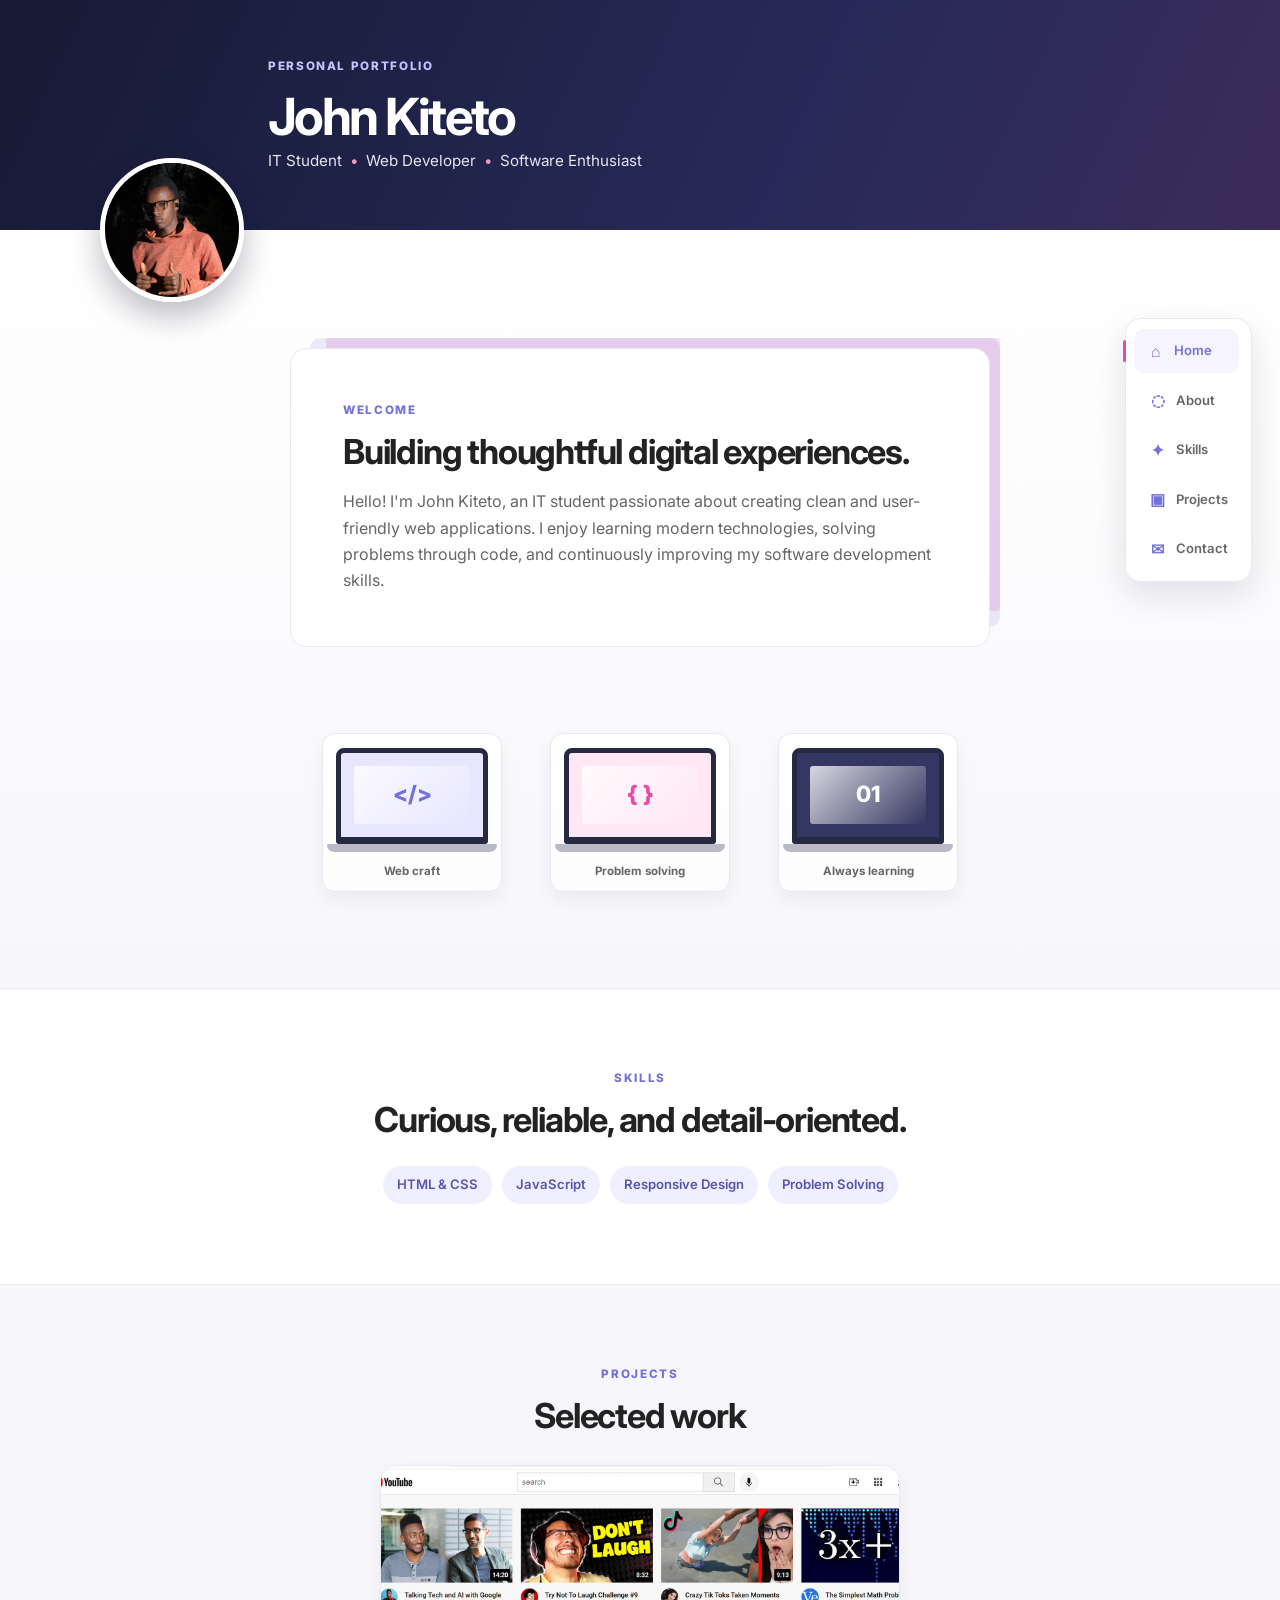
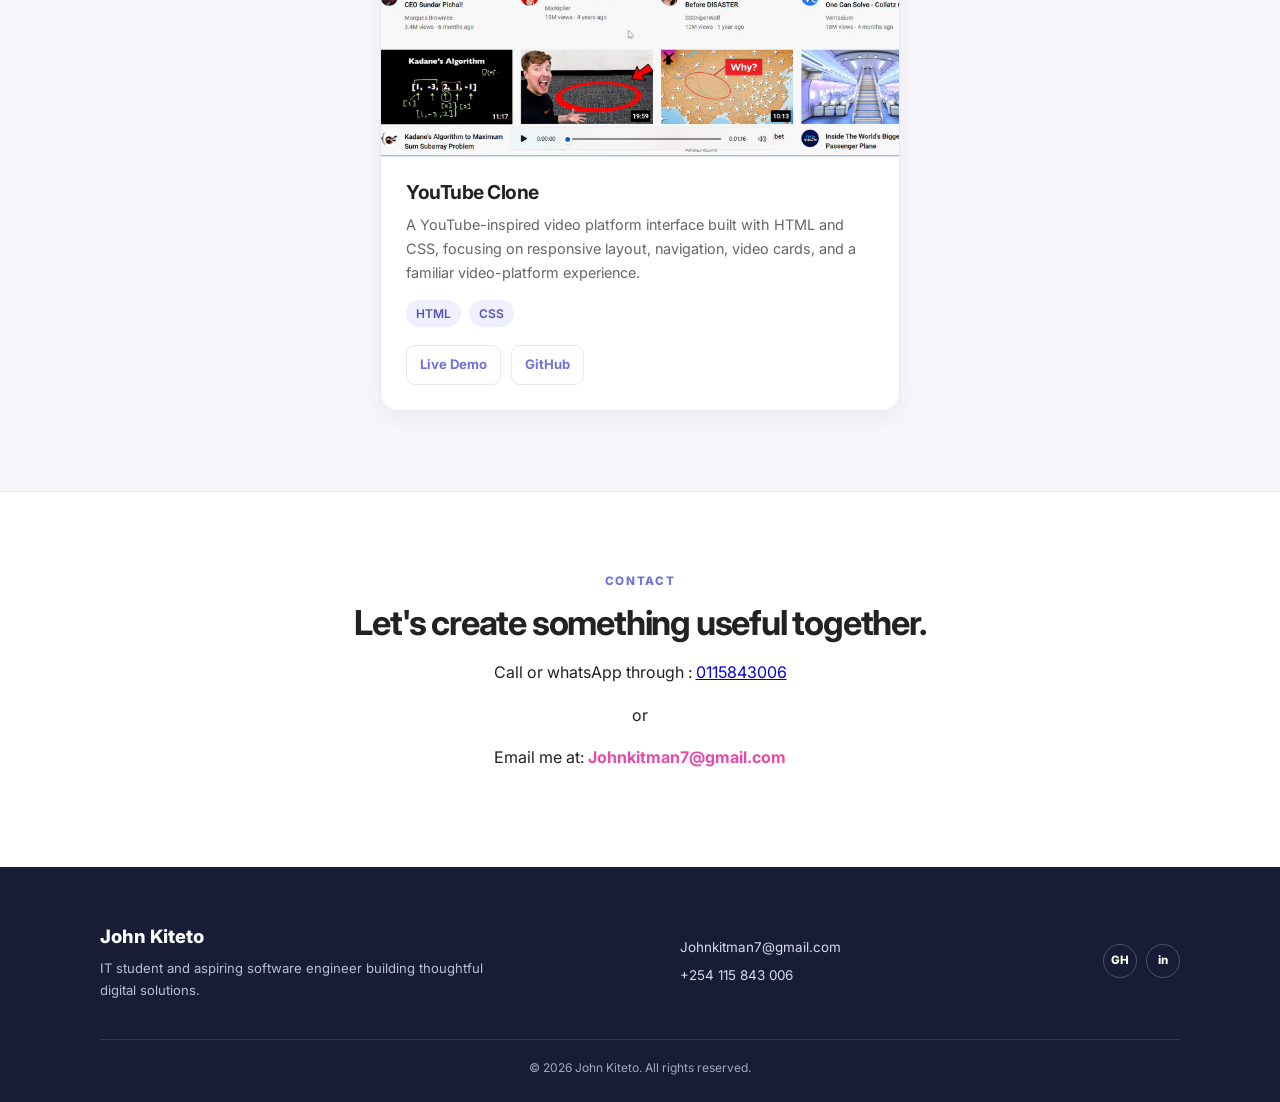
<file: index.html>
<!DOCTYPE html>
<html lang="en">
<head>
    <meta charset="UTF-8">
    <meta name="viewport" content="width=device-width, initial-scale=1.0">
    <meta name="description" content="John Kiteto — IT student, web developer, and software enthusiast.">
    <title>John Kiteto | Portfolio</title>

    <link rel="preconnect" href="https://fonts.googleapis.com">
    <link rel="preconnect" href="https://fonts.gstatic.com" crossorigin>
    <link href="https://fonts.googleapis.com/css2?family=Inter:wght@400;500;600;700;800&display=swap" rel="stylesheet">
    <link rel="stylesheet" href="style.css">
    <link rel="icon" href="favicon.jpeg">

</head>
<body>
    <header class="site-header" id="home">
        <div class="header-content container">
            <img class="profile-image" src="Bazuu2.jpeg" alt="Portrait of John Kiteto">
            <div class="identity">
                <p class="eyebrow">Personal portfolio</p>
                <h1>John Kiteto</h1>
                <p>IT Student <span>•</span> Web Developer <span>•</span> Software Enthusiast</p>
            </div>
        </div>
    </header>

    <button class="menu-toggle" type="button" aria-label="Open navigation menu" aria-expanded="false" aria-controls="site-nav">
        <span></span><span></span><span></span>
    </button>

    <nav class="side-nav" id="site-nav" aria-label="Main navigation">
        <a class="nav-link active" href="#home" aria-current="page"><span class="nav-icon">⌂</span><span>Home</span></a>
        <a class="nav-link" href="about.html"><span class="nav-icon">◌</span><span>About</span></a>
        <a class="nav-link" href="#skills"><span class="nav-icon">✦</span><span>Skills</span></a>
        <a class="nav-link" href="#projects"><span class="nav-icon">▣</span><span>Projects</span></a>
        <a class="nav-link" href="#contact"><span class="nav-icon">✉</span><span>Contact</span></a>
    </nav>

    <main>
        <section class="hero section" id="about" aria-labelledby="intro-title">
            <div class="intro-card">
                <p class="section-label">Welcome</p>
                <h2 id="intro-title">Building thoughtful digital experiences.</h2>
                <p>Hello! I'm John Kiteto, an IT student passionate about creating clean and user-friendly web applications. I enjoy learning modern technologies, solving problems through code, and continuously improving my software development skills.</p>
            </div>

            <div class="laptop-gallery" aria-label="Decorative laptop illustrations">
                <article class="laptop-card laptop-purple">
                    <div class="laptop-screen"><span>&lt;/&gt;</span></div><div class="laptop-base"></div>
                    <p>Web craft</p>
                </article>
                <article class="laptop-card laptop-pink">
                    <div class="laptop-screen"><span>{ }</span></div><div class="laptop-base"></div>
                    <p>Problem solving</p>
                </article>
                <article class="laptop-card laptop-dark">
                    <div class="laptop-screen"><span>01</span></div><div class="laptop-base"></div>
                    <p>Always learning</p>
                </article>
            </div>
        </section>

        <section class="support-section section" id="skills">
            <p class="section-label">Skills</p>
            <h2>Curious, reliable, and detail-oriented.</h2>
            <div class="skill-list"><span>HTML &amp; CSS</span><span>JavaScript</span><span>Responsive Design</span><span>Problem Solving</span></div>
        </section>

        <section class="support-section section" id="projects">
            <p class="section-label">Projects</p>
            <h2>Selected work</h2>
            <div class="project-grid">
                <article class="project-card">
                    <img class="project-image" src="youtube-clone%20pic.png" alt="YouTube Clone website interface">
                    <div class="project-content">
                        <h3>YouTube Clone</h3>
                        <p>A YouTube-inspired video platform interface built with HTML and CSS, focusing on responsive layout, navigation, video cards, and a familiar video-platform experience.</p>
                        <p class="project-technologies"><span>HTML</span><span>CSS</span></p>
                        <div class="project-links">
                            <a href="https://kiteto-youtube-4ulp.vercel.app/" target="_blank" rel="noopener noreferrer">Live Demo</a>
                            <a href="https://github.com/kiteto001/YouTube-Clone" target="_blank" rel="noopener noreferrer">GitHub</a>
                        </div>
                    </div>
                </article>
            </div>
        </section>

        <section class="support-section section" id="contact">
            <p class="section-label">Contact</p>
            <h2>Let's create something useful together.</h2>
            <p>Call or whatsApp through : 
                <a href="tel:+254115843006">0115843006</a>
            </p>
            <p>or</p>
            <p>
                Email me at:
            <a class="contact-link" href="mailto:Johnkitman7@gmail.com">Johnkitman7@gmail.com</a>
            </p>
        </section>
    </main>

    <div data-site-footer></div>

    <script src="script.js"></script>
</body>
</html>
</file>
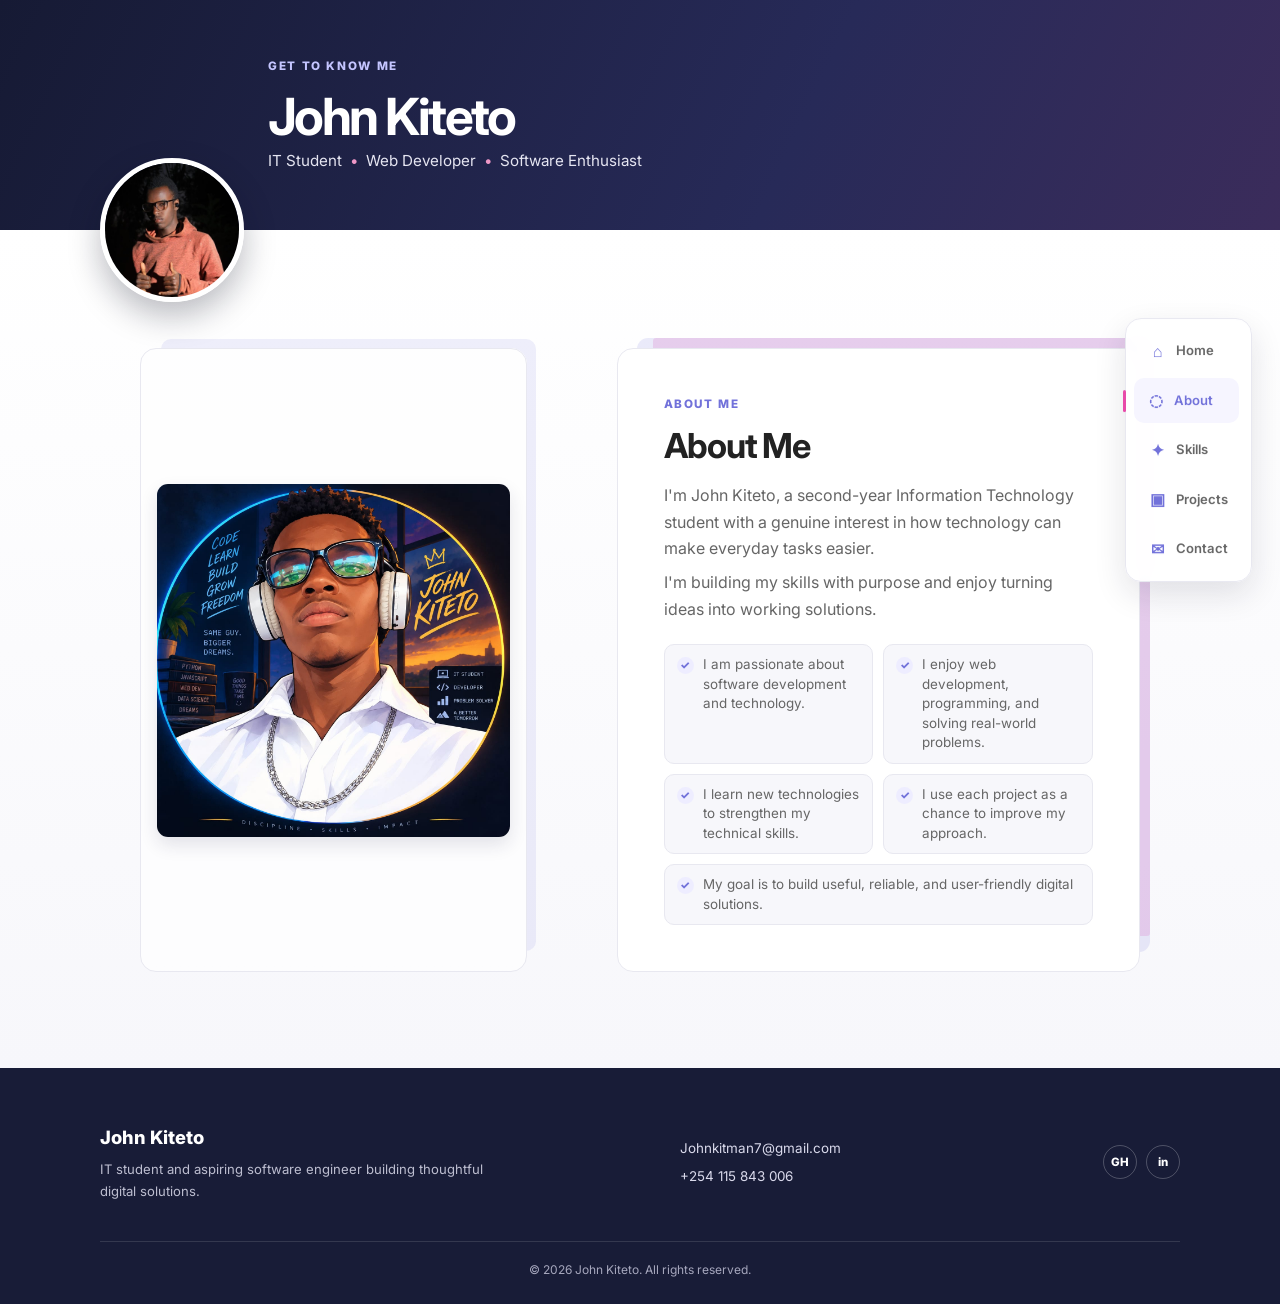
<file: about.html>
<!DOCTYPE html>
<html lang="en">
<head>
    <meta charset="UTF-8">
    <meta name="viewport" content="width=device-width, initial-scale=1.0">
    <meta name="description" content="About John Kiteto, an IT student and aspiring software developer.">
    <title>About | John Kiteto</title>
    <link rel="preconnect" href="https://fonts.googleapis.com">
    <link rel="preconnect" href="https://fonts.gstatic.com" crossorigin>
    <link href="https://fonts.googleapis.com/css2?family=Inter:wght@400;500;600;700;800&display=swap" rel="stylesheet">
    <link rel="stylesheet" href="style.css">
    <link rel="icon" href="favicon.jpeg">
</head>
<body>
    <header class="site-header">
        <div class="header-content container">
            <img class="profile-image" src="Bazuu2.jpeg" alt="Portrait of John Kiteto">
            <div class="identity">
                <p class="eyebrow">Get to know me</p>
                <h1>John Kiteto</h1>
                <p>IT Student <span>•</span> Web Developer <span>•</span> Software Enthusiast</p>
            </div>
        </div>
    </header>

    <button class="menu-toggle" type="button" aria-label="Open navigation menu" aria-expanded="false" aria-controls="site-nav">
        <span></span><span></span><span></span>
    </button>

    <nav class="side-nav" id="site-nav" aria-label="Main navigation">
        <a class="nav-link" href="index.html"><span class="nav-icon">⌂</span><span>Home</span></a>
        <a class="nav-link active" href="about.html" aria-current="page"><span class="nav-icon">◌</span><span>About</span></a>
        <a class="nav-link" href="index.html#skills"><span class="nav-icon">✦</span><span>Skills</span></a>
        <a class="nav-link" href="index.html#projects"><span class="nav-icon">▣</span><span>Projects</span></a>
        <a class="nav-link" href="index.html#contact"><span class="nav-icon">✉</span><span>Contact</span></a>
    </nav>

    <main>
        <section class="hero section" aria-labelledby="about-title">
            <div class="about-layout">
                <div class="about-media about-media--single" aria-label="Photo of John Kiteto">
                    <figure class="about-image-card">
                        <img src="selfieBazuu.jpeg" alt="Anime-style profile portrait of John Kiteto">
                    </figure>
                </div>

                <div class="about-copy">
                    <p class="section-label">About me</p>
                    <h2 id="about-title">About Me</h2>
                    <div class="about-introduction">
                        <p>I'm John Kiteto, a second-year Information Technology student with a genuine interest in how technology can make everyday tasks easier.</p>
                        <p>I'm building my skills with purpose and enjoy turning ideas into working solutions.</p>
                    </div>
                    <ul class="about-highlights" aria-label="About John Kiteto">
                        <li>I am passionate about software development and technology.</li>
                        <li>I enjoy web development, programming, and solving real-world problems.</li>
                        <li>I learn new technologies to strengthen my technical skills.</li>
                        <li>I use each project as a chance to improve my approach.</li>
                        <li>My goal is to build useful, reliable, and user-friendly digital solutions.</li>
                    </ul>
                </div>
            </div>
        </section>
    </main>

    <div data-site-footer></div>

    <script src="script.js"></script>
</body>
</html>
</file>
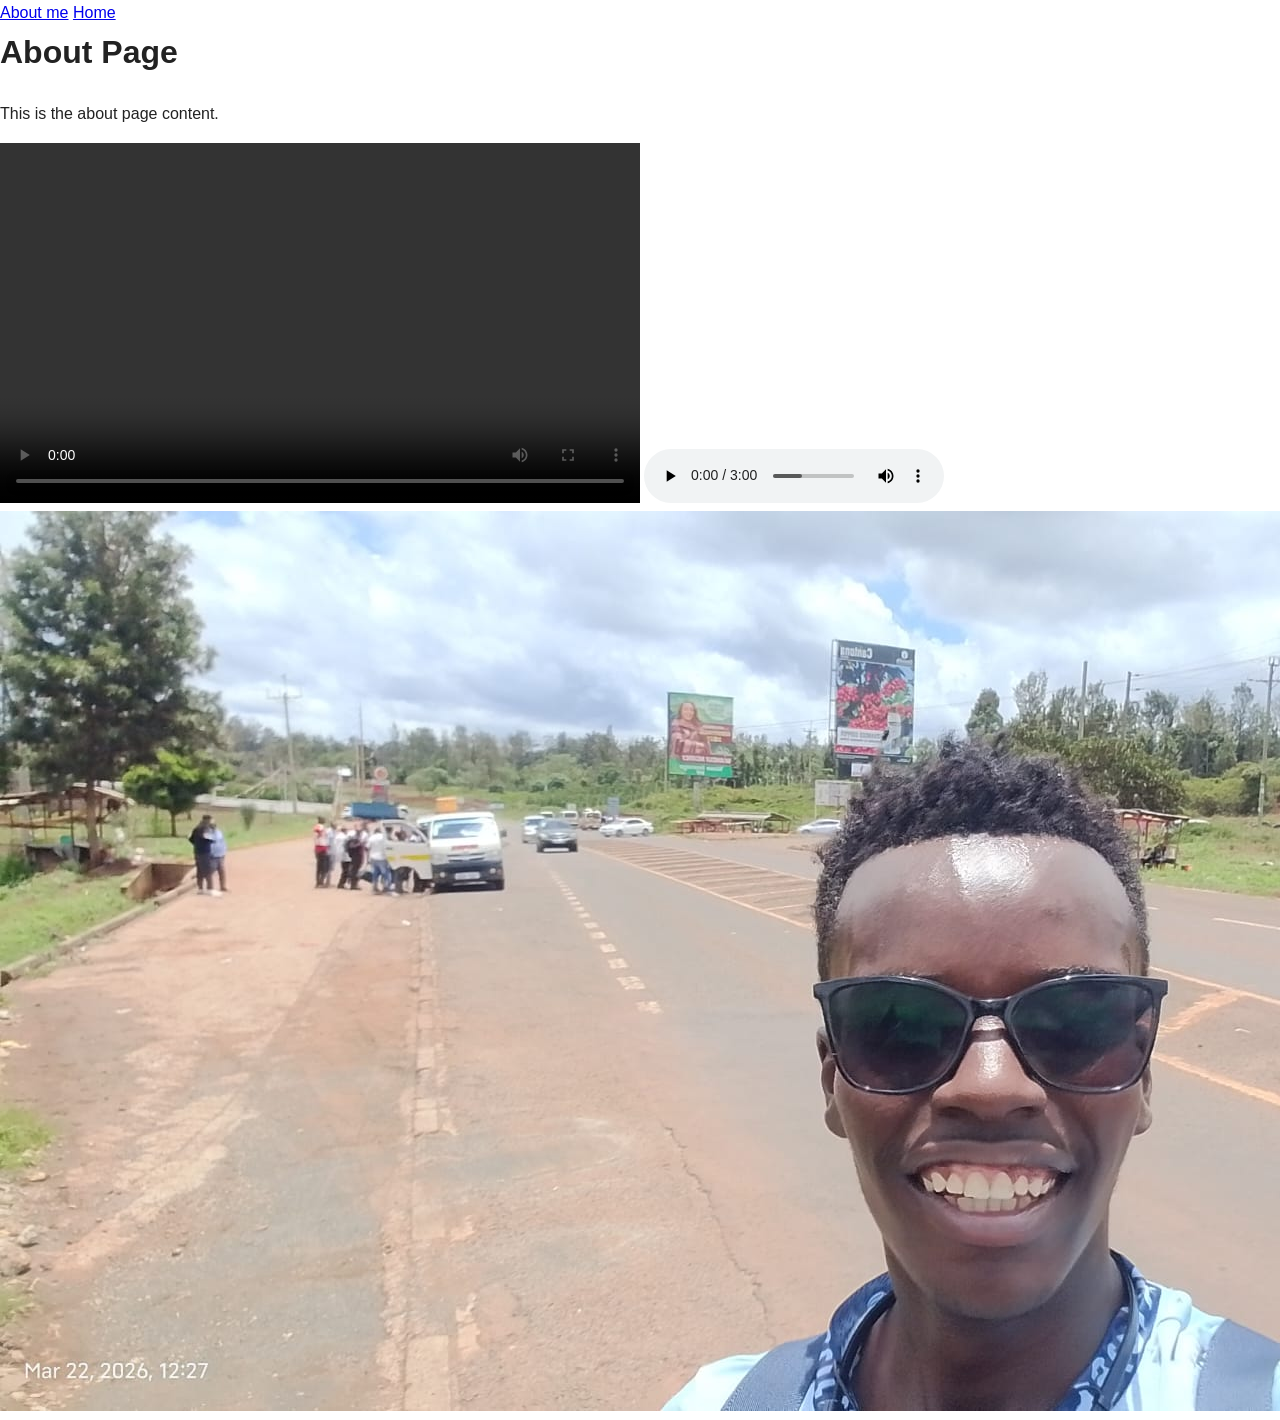
<file: about1.html>
<!DOCTYPE html>
<html lang="en">

<head>
    <meta charset="UTF-8">
    <meta name="viewport" content="width=device-width, initial-scale=1.0">
    <title>about me</title>
    <link rel="stylesheet" href="style.css">
</head>

<body>
    <nav>
        <a href="about.html">About me</a>
        <a href="index.html">Home</a>

    </nav>

    <h1 id="Special">About Page</h1>
    <p>This is the about page content.</p>

    <video controls width="640" height="360">
        <source src="videoplayback.mp4" type="video/mp4">
    </video>

    <audio controls>
        <source src="Degree.mp3" type="audio/mpeg">
    </audio>

    <img class="pic1" src="me2.jpeg" alt="personal image">

</body>

</html>
</file>
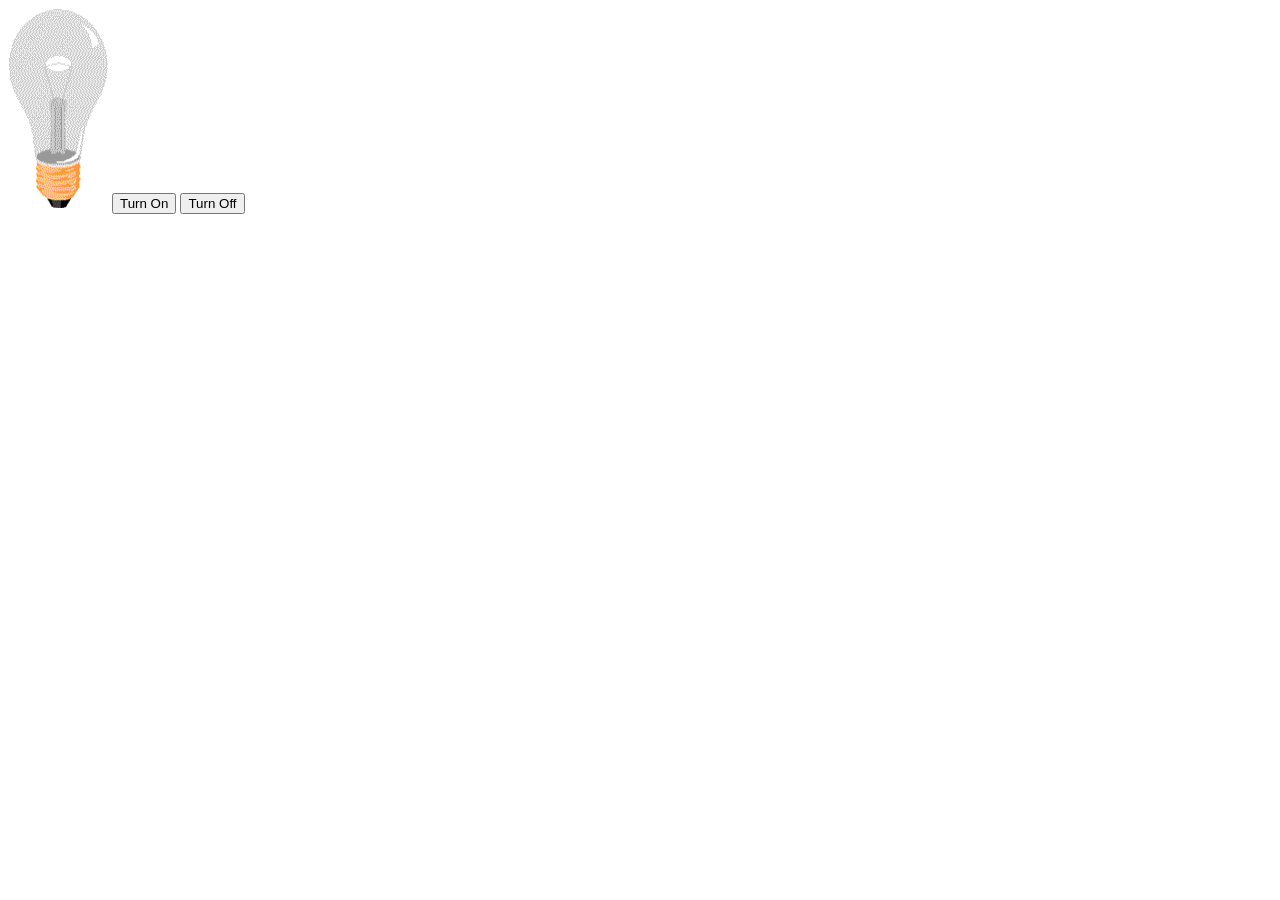
<file: bulb.html>
<!DOCTYPE html>
<html lang="en">
<head>
    <meta charset="UTF-8">
    <meta name="viewport" content="width=device-width, initial-scale=1.0">
    <title>Document</title>
</head>
<body>

    <img id="bulb1" src="bulbOff.gif" alt="Bulb Image" width="100" height="200">
    
    <button id="onButton">Turn On</button>

    <button id="offButton">Turn Off</button>

    <!-- <img id="bulb2" src="bulbOn.gif" alt="Bulb Image" width="100" height="200"> -->


    <script src="bulb.js"></script>
</body>
</html>
</file>
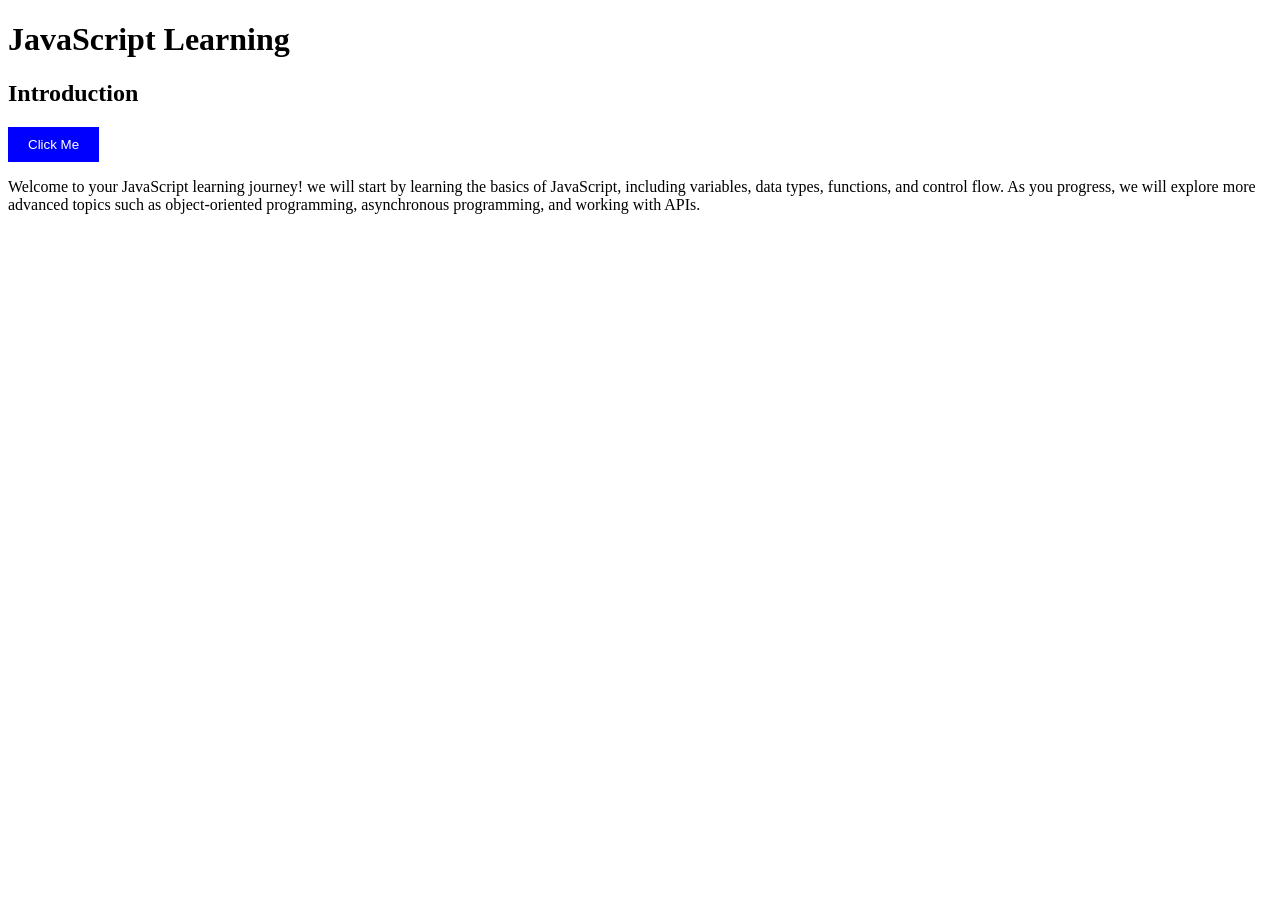
<file: JSlearning.html>
<!DOCTYPE html>
<html lang="en">
<head>
    <meta charset="UTF-8">
    <meta name="viewport" content="width=device-width, initial-scale=1.0">
    <title>JavaScript Learning</title>

    <style>
        .click {
            background-color: blue;
            color: white;
            padding: 10px 20px;
            border: none;
            cursor: pointer;
        }
        .click:hover {
            background-color: darkblue;
            transform: scale(1.1);
        }


        </style>

</head>

<body>
    <h1 class="heading1">JavaScript Learning</h1>

    <h2 class="heading2">Introduction</h2>

    <button class="click">Click Me</button>

    <p id="paragraph">Welcome to your JavaScript learning journey!
        we will start by learning the basics of JavaScript, including variables, data types, functions, and control flow. As you progress, we will explore more advanced topics such as object-oriented programming, asynchronous programming, and working with APIs.
    </p>
    

   

    <script src="index.js"></script>
</body>
</html>
</file>
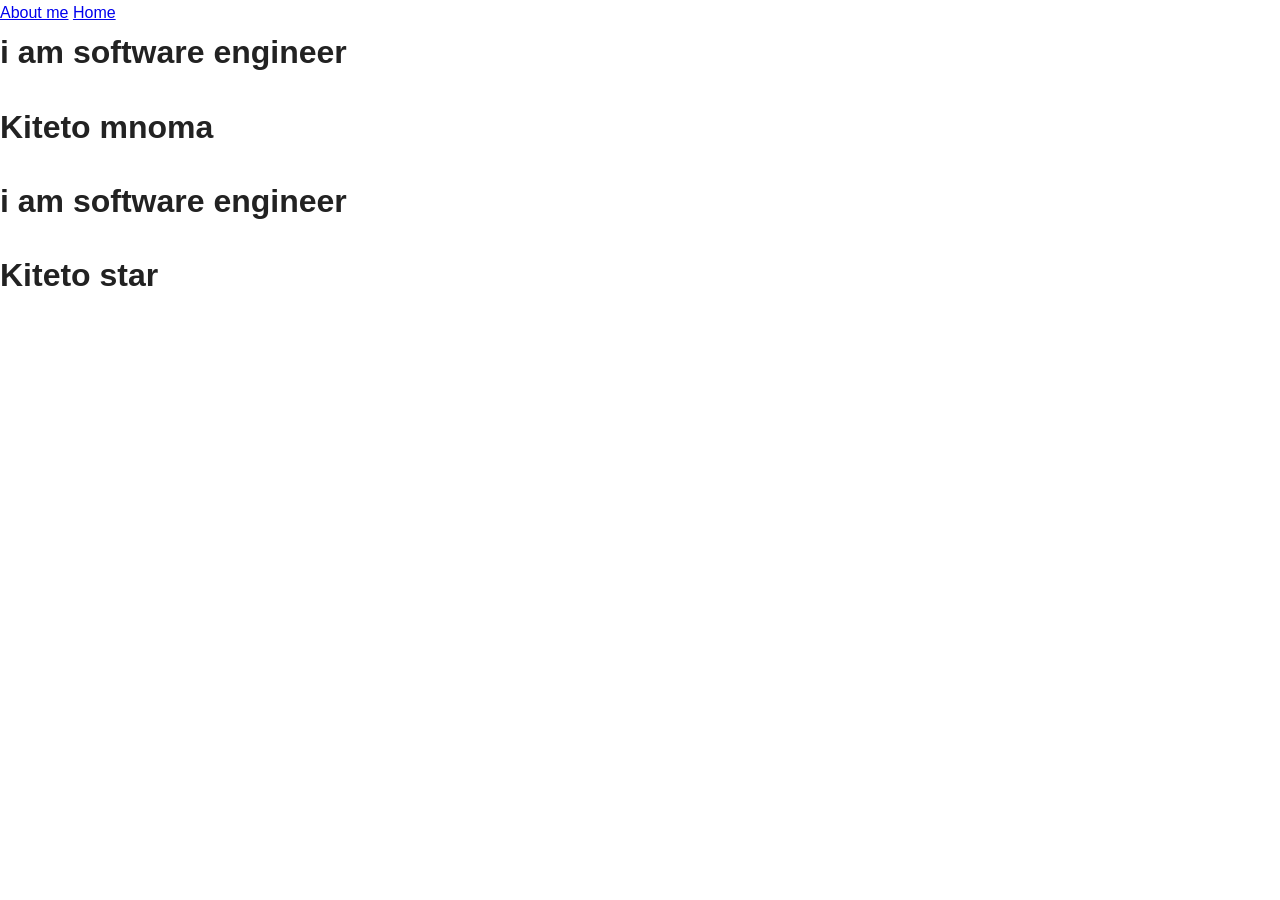
<file: PortifolioMe.html>
<!DOCTYPE html>
<html lang="en">

<head>
    <meta charset="UTF-8">
    <meta name="viewport" content="width=device-width, initial-scale=1.0">
    <title>My Portfolio</title>

    <link rel="stylesheet" href="style.css">
</head>

<body>
    <nav>
        <a href="about.html">About me</a>
        <a href="index.html">Home</a>
    </nav>
    <h1 id="Special">i am software engineer</h1>
    <h1 class="head1"> Kiteto mnoma</h1>
    <h1 class="head1">i am software engineer</h1>
    <h1> Kiteto star</h1>  
</body>

</html>
</file>
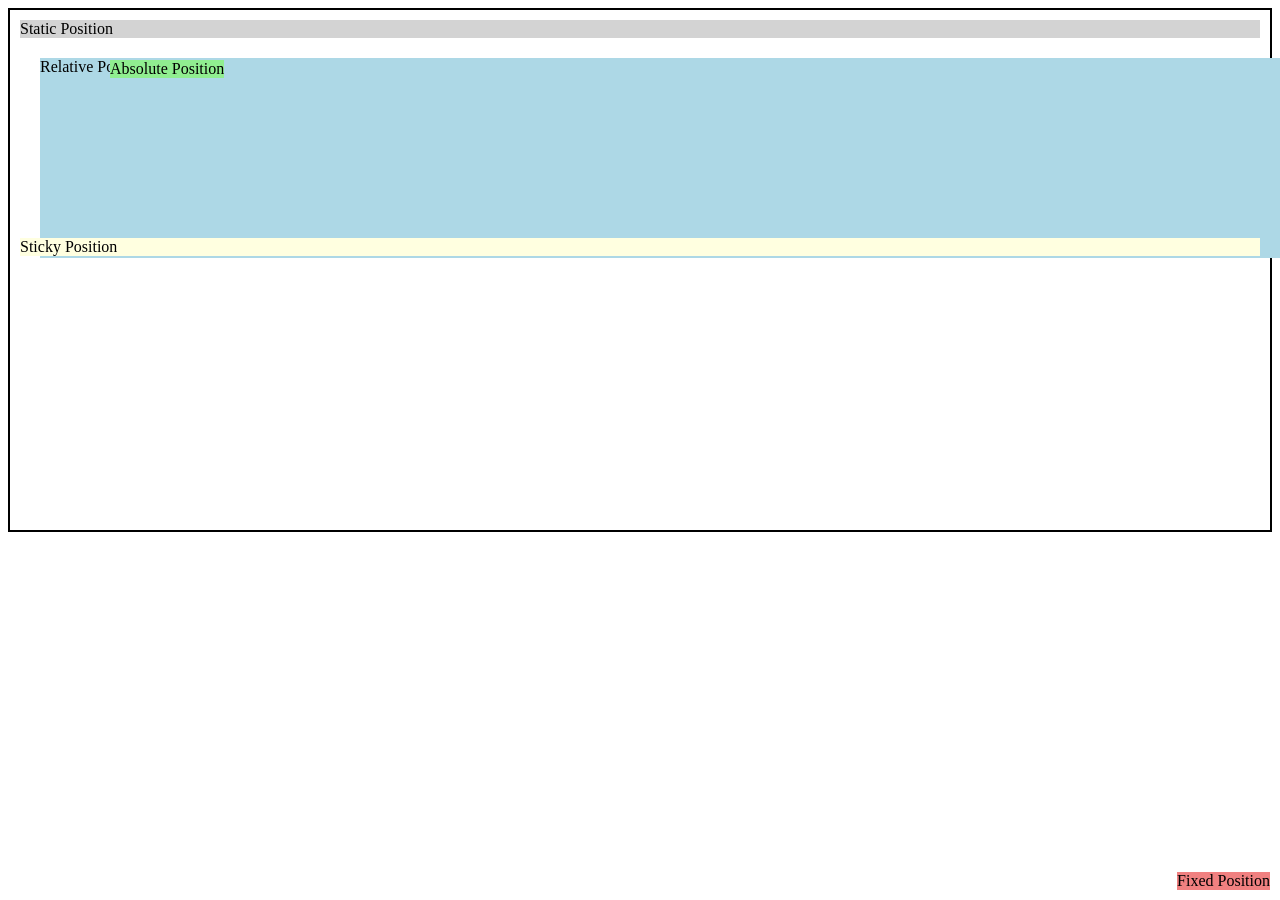
<file: position.html>
<!DOCTYPE html>
<html lang="en">
<head>
    <meta charset="UTF-8">
    <meta name="viewport" content="width=device-width, initial-scale=1.0">
    <title>Position</title>
    <link rel="stylesheet" href="style2.css">
</head>
<body>
    <div class="relative-box">
        <div class="static">Static Position</div>
        <div class="relative">Relative Position</div>
        <div class="absolute">Absolute Position</div>
        <div class="fixed">Fixed Position</div>
        <div class="sticky">Sticky Position</div>
    </div>
    

</body>
</html>
</file>
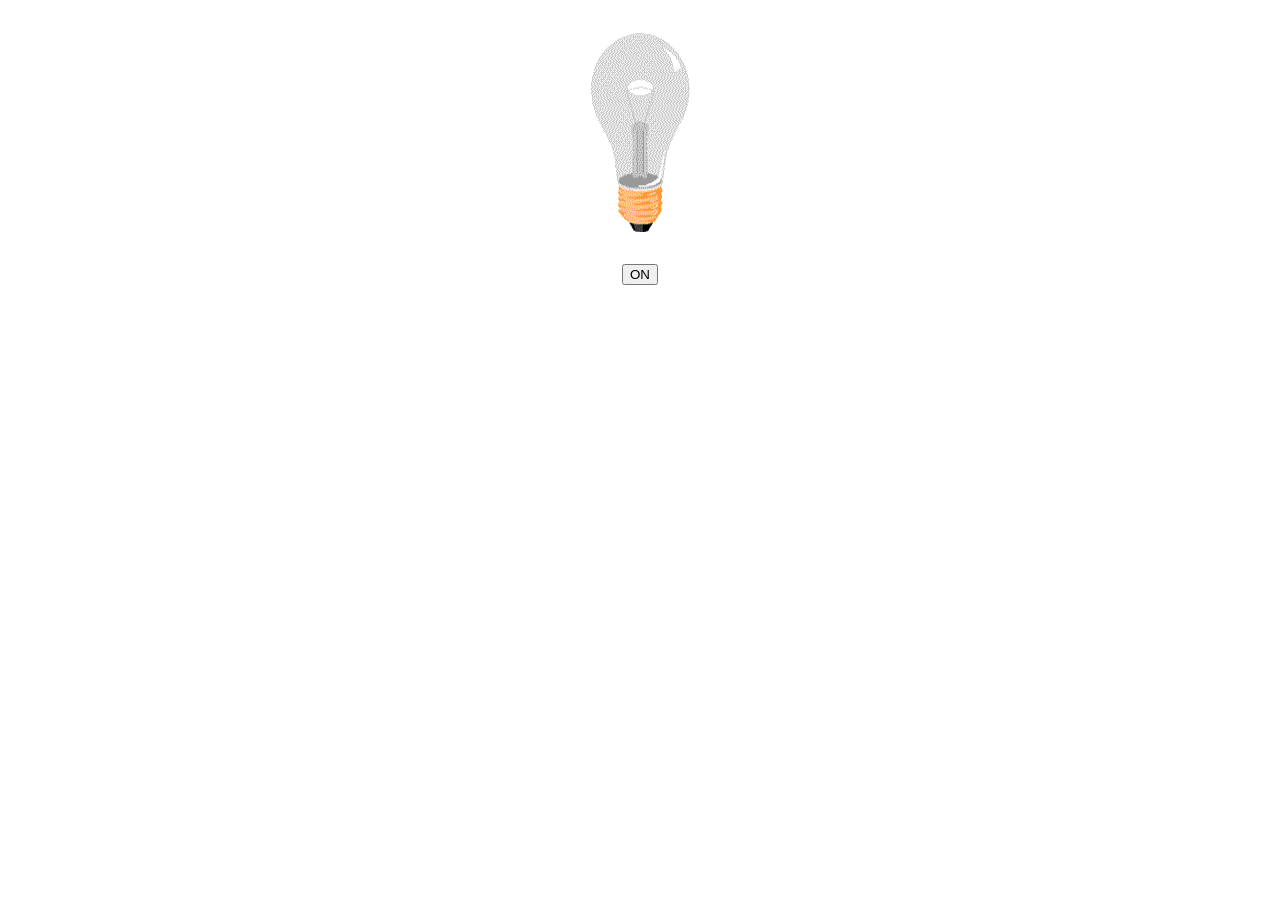
<file: javascript/bulb.html>
<!DOCTYPE html>
<html lang="en">
<head>
    <meta charset="UTF-8">
    <meta name="viewport" content="width=device-width, initial-scale=1.0">
    <title>Document</title>
    <style>
        body {
            display: flex;
            flex-direction: column;
            align-items: center;
            gap: 2rem;
            margin: 0;
            padding-top: 2rem;
        }
    </style>
</head>
<body>

    <img id="bulb1" src="bulbOff.gif" alt="Bulb Image" width="100" height="200">
    
    <button id="onButton">Turn On</button>

   <!-- <button id="offButton">Turn Off</button>-->

    <!-- <img id="bulb2" src="bulbOn.gif" alt="Bulb Image" width="100" height="200"> -->


    <script src="bulb.js"></script>
</body>
</html>
</file>
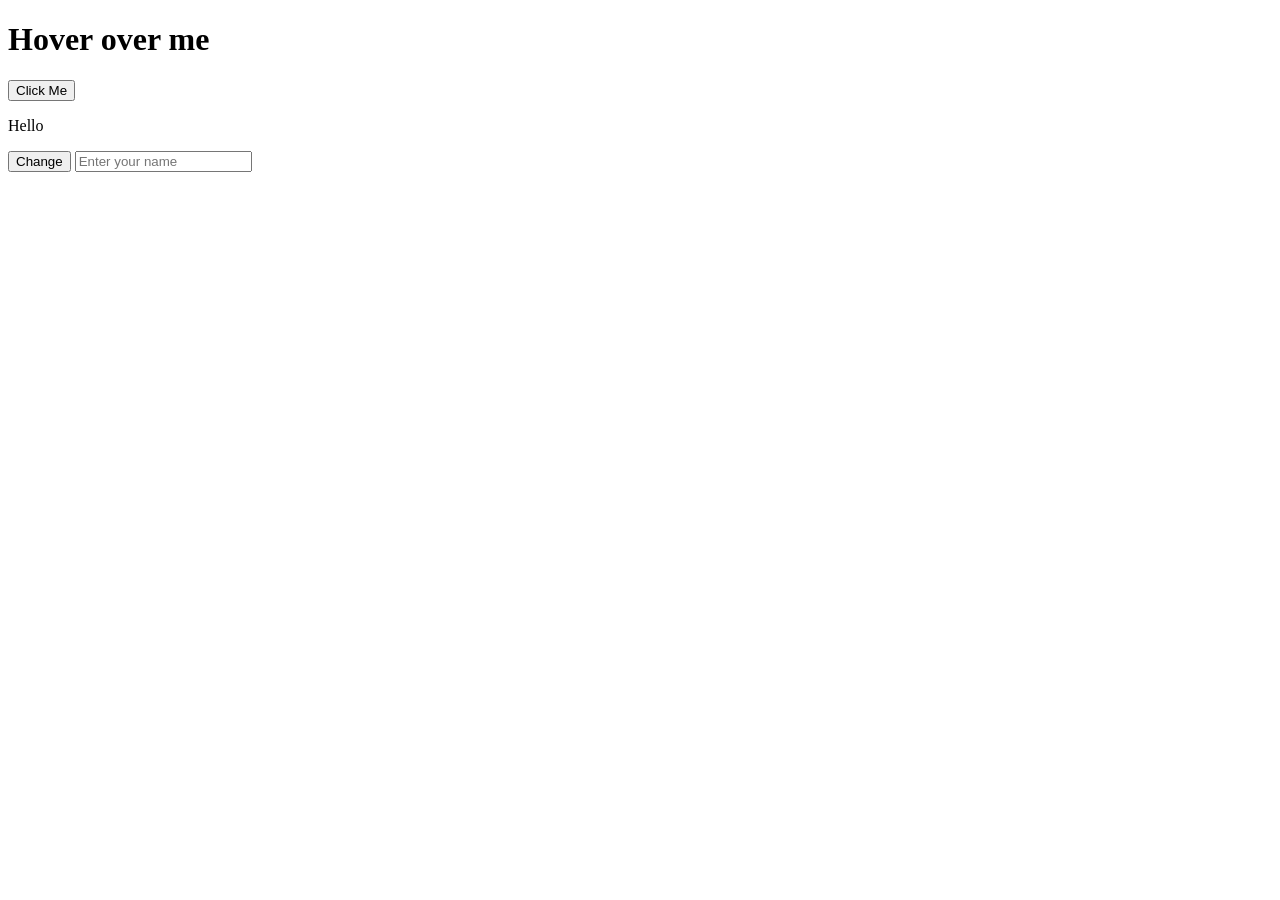
<file: javascript/calc.html>
<!DOCTYPE html>
<html lang="en">
<head>
    <meta charset="UTF-8">
    <meta name="viewport" content="width=device-width, initial-scale=1.0">
    <title>Calculator</title>
</head>
<body>
    <h1 id="title">Hover over me</h1>

    <button id="btn">Click Me</button>

    <p id="message">Hello</p>
    
    <button id="button">Change</button>

    <input id="name" type="text" placeholder="Enter your name">

<script src="calc.js"></script>
</body>
</html>
</file>
<file: style.css>
/* Base */
:root { --primary: #7272da; --accent: #e84aa9; --ink: #222; --muted: #666; --soft: #f7f7fb; --line: #e8e8f0; }
* { box-sizing: border-box; }
html { scroll-behavior: smooth; }
body { margin: 0; color: var(--ink); background: #fff; font-family: "Inter", sans-serif; line-height: 1.65; }
.container { width: min(1080px, calc(100% - 48px)); margin: 0 auto; }
.section { padding: 96px 32px; }
.section-label, .eyebrow { margin: 0 0 10px; color: var(--primary); font-size: .73rem; font-weight: 800; letter-spacing: .14em; text-transform: uppercase; }
h1, h2, p { margin-top: 0; }

/* Header */
.site-header { position: relative; min-height: 25vh; height: 230px; background: linear-gradient(115deg, #161a34 0%, #272a58 62%, #3b2c5b 100%); color: white; }
.header-content { height: 100%; display: flex; align-items: center; gap: 30px; padding-left: 168px; }
.profile-image { position: absolute; width: 144px; height: 144px; object-fit: cover; border: 5px solid #fff; border-radius: 50%; box-shadow: 0 14px 32px rgba(10, 13, 34, .28); transform: translateY(50%); left: max(24px, calc((100% - 1080px) / 2)); bottom: 0; z-index: 1; }
.identity { padding-left: 0; }
.identity .eyebrow { color: #c4c5ff; }
.identity h1 { margin-bottom: 2px; font-size: clamp(2rem, 4vw, 3.2rem); line-height: 1.15; letter-spacing: -.05em; }
.identity p:last-child { margin: 0; color: #e5e5f1; font-size: .95rem; }
.identity span { color: #ef98c7; padding: 0 4px; }

/* Fixed desktop navigation */
.side-nav { position: fixed; z-index: 5; right: 28px; top: 50%; transform: translateY(-50%); display: grid; gap: 5px; padding: 10px; background: rgba(255, 255, 255, .94); border: 1px solid var(--line); border-radius: 16px; box-shadow: 0 12px 32px rgba(23, 25, 52, .12); backdrop-filter: blur(10px); }
.nav-link { position: relative; display: flex; align-items: center; gap: 10px; padding: 9px 13px; border-radius: 10px; color: var(--muted); font-size: .82rem; font-weight: 600; text-decoration: none; transition: color .2s ease, background .2s ease, transform .2s ease; }
.nav-icon { width: 17px; text-align: center; color: var(--primary); font-size: 1rem; }
.nav-link::before { position: absolute; left: -11px; width: 3px; height: 0; border-radius: 4px; background: var(--accent); content: ""; transition: height .2s ease; }
.nav-link:hover, .nav-link.active { color: var(--primary); background: #f6f5ff; transform: translateX(-2px); }
.nav-link.active::before { height: 22px; }
.menu-toggle { display: none; }

/* Main content */
.hero { padding-top: 118px; background: linear-gradient(180deg, #fff 0%, var(--soft) 100%); min-height: 630px; }
.about-layout { display: grid; grid-template-columns: minmax(260px, .85fr) minmax(0, 1.15fr); align-items: center; gap: clamp(42px, 7vw, 96px); width: min(1000px, 100%); margin: 0 auto; }
.about-media { display: grid; gap: 20px; padding: 16px; border: 1px solid var(--line); border-radius: 16px; background: rgba(255, 255, 255, .7); box-shadow: 15px -15px 0 -6px rgba(114, 114, 218, .11); }
.about-image-card { margin: 0; overflow: hidden; border-radius: 11px; box-shadow: 0 8px 18px rgba(35, 36, 71, .12); }
.about-image-card img { display: block; width: 100%; max-width: 100%; height: auto; transition: transform .3s ease; }
.about-image-card:hover img { transform: scale(1.045); }
.about-image-card:hover { box-shadow: 0 14px 25px rgba(35, 36, 71, .18); transform: translateY(-3px); }
.about-image-card { transition: transform .25s ease, box-shadow .25s ease; }
.about-media--single { align-content: center; min-height: 100%; }
.about-media--single .about-image-card img { width: min(100%, 470px); margin-inline: auto; }
.about-copy { padding: clamp(28px, 4vw, 46px); border: 1px solid var(--line); border-radius: 16px; background: #fff; box-shadow: 15px -15px 0 -5px rgba(114, 114, 218, .14), 23px -23px 0 -13px rgba(232, 74, 169, .18); animation: fade-up .8s cubic-bezier(.2, .8, .2, 1) both; }
.about-copy h2 { margin-bottom: 15px; font-size: clamp(1.55rem, 3vw, 2.15rem); line-height: 1.25; letter-spacing: -.035em; }
.about-introduction { margin-bottom: 22px; color: var(--muted); font-size: 1rem; }
.about-introduction p { margin-bottom: 8px; }
.about-introduction p:last-child { margin-bottom: 0; }
.about-highlights { display: grid; grid-template-columns: repeat(2, minmax(0, 1fr)); gap: 10px; margin: 0; padding: 0; list-style: none; }
.about-highlights li { display: flex; align-items: flex-start; gap: 9px; padding: 10px 12px; border: 1px solid var(--line); border-radius: 10px; background: var(--soft); color: var(--muted); font-size: .84rem; line-height: 1.45; }
.about-highlights li::before { flex: 0 0 auto; width: 17px; height: 17px; margin-top: 2px; border-radius: 50%; background: #eeedff; color: var(--primary); content: "✓"; font-size: .7rem; font-weight: 800; line-height: 17px; text-align: center; }
.about-highlights li:last-child { grid-column: 1 / -1; }
.intro-card { position: relative; width: min(700px, 100%); margin: 0 auto; padding: clamp(30px, 5vw, 52px); border: 1px solid var(--line); border-radius: 16px; background: #fff; box-shadow: 15px -15px 0 -5px rgba(114, 114, 218, .14), 23px -23px 0 -13px rgba(232, 74, 169, .18); animation: fade-up .8s cubic-bezier(.2, .8, .2, 1) both; }
.intro-card h2, .support-section h2 { margin-bottom: 15px; font-size: clamp(1.55rem, 3vw, 2.15rem); line-height: 1.25; letter-spacing: -.035em; }
.intro-card p:last-child { margin-bottom: 0; color: var(--muted); font-size: 1rem; }
.laptop-gallery { display: flex; justify-content: center; gap: clamp(18px, 4vw, 48px); margin: 86px auto 0; width: min(760px, 100%); }
.laptop-card { width: 180px; padding: 14px 13px 10px; border: 1px solid var(--line); border-radius: 13px; background: rgba(255,255,255,.8); text-align: center; box-shadow: 0 8px 18px rgba(35, 36, 71, .06); transition: transform .25s ease, box-shadow .25s ease; }
.laptop-card:hover { transform: translateY(-8px) scale(1.035); box-shadow: 0 17px 28px rgba(35, 36, 71, .16); }
.laptop-screen { position: relative; height: 96px; display: grid; place-items: center; border: 5px solid #252942; border-bottom-width: 7px; border-radius: 8px 8px 3px 3px; background: #f7f7ff; overflow: hidden; }
.laptop-screen::after { position: absolute; inset: 13px; border-radius: 3px; background: linear-gradient(135deg, rgba(255,255,255,.8), transparent); content: ""; }
.laptop-screen span { position: relative; z-index: 1; font-size: 1.4rem; font-weight: 800; }
.laptop-purple .laptop-screen { background: #e8e6ff; color: var(--primary); }.laptop-pink .laptop-screen { background: #ffe8f3; color: var(--accent); }.laptop-dark .laptop-screen { background: #343761; color: #fff; }
.laptop-base { width: calc(100% + 18px); height: 8px; margin: 0 -9px; border-radius: 1px 1px 8px 8px; background: #b9bac5; }
.laptop-card p { margin: 10px 0 0; color: var(--muted); font-size: .72rem; font-weight: 700; }
.support-section { padding-block: 80px; border-top: 1px solid var(--line); text-align: center; }.support-section:nth-of-type(odd) { background: var(--soft); }.support-section h2 { margin-inline: auto; max-width: 620px; }
.skill-list { display: flex; flex-wrap: wrap; justify-content: center; gap: 10px; margin-top: 25px; }.skill-list span { padding: 8px 14px; border-radius: 100px; background: #f0efff; color: #5555ad; font-size: .82rem; font-weight: 600; }.contact-link { color: var(--accent); font-weight: 700; text-decoration: none; }.contact-link:hover { text-decoration: underline; }

/* Projects */
#projects .project-grid { display: grid; grid-template-columns: minmax(0, 520px); justify-content: center; margin: 28px auto 0; text-align: left; }
#projects .project-card { overflow: hidden; border: 1px solid var(--line); border-radius: 16px; background: #fff; box-shadow: 0 8px 18px rgba(35, 36, 71, .06); transition: transform .25s ease, box-shadow .25s ease; }
#projects .project-card:hover { transform: translateY(-4px); box-shadow: 0 14px 25px rgba(35, 36, 71, .12); }
#projects .project-image { display: block; width: 100%; aspect-ratio: 16 / 9; object-fit: cover; object-position: top; }
#projects .project-content { padding: 23px 25px 25px; }
#projects .project-content h3 { margin: 0 0 8px; font-size: 1.2rem; line-height: 1.3; letter-spacing: -.025em; }
#projects .project-content > p:not(.project-technologies) { margin: 0; color: var(--muted); font-size: .9rem; }
#projects .project-technologies { display: flex; gap: 8px; margin: 15px 0 18px; }
#projects .project-technologies span { padding: 4px 10px; border-radius: 100px; background: #f0efff; color: #5555ad; font-size: .75rem; font-weight: 600; }
#projects .project-links { display: flex; flex-wrap: wrap; gap: 10px; }
#projects .project-links a { display: inline-block; padding: 8px 13px; border: 1px solid var(--line); border-radius: 9px; color: var(--primary); font-size: .82rem; font-weight: 700; text-decoration: none; transition: background .2s ease, color .2s ease; }
#projects .project-links a:hover, #projects .project-links a:focus-visible { background: var(--primary); color: #fff; }

/* Shared footer */
.site-footer { padding: 54px 0 24px; background: #181c37; color: #e5e5f1; }.footer-content { display: grid; grid-template-columns: minmax(220px, 1.4fr) 1fr auto; align-items: center; gap: 32px; }.footer-name { color: #fff; font-size: 1.15rem; font-weight: 800; text-decoration: none; }.footer-content p { max-width: 390px; margin: 7px 0 0; color: #bdbed0; font-size: .82rem; }.footer-contact { display: grid; gap: 6px; }.footer-contact a { color: #d9d9eb; font-size: .84rem; text-decoration: none; }.footer-contact a:hover, .footer-name:hover { color: #ef98c7; }.social-links { display: flex; gap: 9px; }.social-links a { display: grid; width: 34px; height: 34px; place-items: center; border: 1px solid rgba(255,255,255,.23); border-radius: 50%; color: #fff; font-size: .72rem; font-weight: 800; text-decoration: none; transition: background .2s ease, transform .2s ease; }.social-links a:hover { background: var(--primary); transform: translateY(-3px); }.copyright { margin: 38px auto 0; padding-top: 18px; width: min(1080px, calc(100% - 48px)); border-top: 1px solid rgba(255,255,255,.12); color: #a6a7bd; font-size: .75rem; text-align: center; }

@keyframes fade-up { from { opacity: 0; transform: translateY(24px); } to { opacity: 1; transform: translateY(0); } }

/* Responsive layout */
@media (max-width: 820px) { .site-header { height: 245px; }.header-content { padding-left: 142px; }.profile-image { width: 118px; height: 118px; }.side-nav { right: 16px; }.nav-link { padding: 8px 10px; }.nav-link span:last-child { display: none; }.hero { padding-top: 96px; }.about-layout { gap: 32px; }.about-copy { padding: 30px; }.footer-content { grid-template-columns: 1.3fr 1fr auto; gap: 20px; } }
@media (max-width: 600px) { .site-header { height: 345px; }.header-content { justify-content: center; padding: 32px 24px 100px; text-align: center; }.profile-image { top: auto; bottom: 0; left: 50%; width: 132px; height: 132px; transform: translate(-50%, 50%); }.identity { padding-top: 0; }.identity h1 { font-size: 2.25rem; }.identity p:last-child { font-size: .8rem; }.menu-toggle { position: fixed; top: 16px; right: 16px; z-index: 7; display: grid; gap: 4px; width: 44px; height: 44px; padding: 12px; border: 1px solid var(--line); border-radius: 12px; background: #fff; box-shadow: 0 8px 22px rgba(23, 25, 52, .14); cursor: pointer; }.menu-toggle span { height: 2px; background: var(--primary); transition: transform .2s ease, opacity .2s ease; }.menu-toggle[aria-expanded="true"] span:first-child { transform: translateY(6px) rotate(45deg); }.menu-toggle[aria-expanded="true"] span:nth-child(2) { opacity: 0; }.menu-toggle[aria-expanded="true"] span:last-child { transform: translateY(-6px) rotate(-45deg); }.side-nav { top: 70px; right: 16px; transform: translateX(130%); width: 190px; gap: 7px; padding: 12px; transition: transform .25s ease; }.side-nav.open { transform: translateX(0); }.nav-link span:last-child { display: inline; }.nav-link { padding: 10px 13px; }.hero, .section { padding-inline: 20px; }.hero { padding-top: 92px; }.about-layout { grid-template-columns: 1fr; gap: 36px; }.about-copy { padding: 30px 24px; box-shadow: 11px -11px 0 -5px rgba(114, 114, 218, .14), 16px -16px 0 -11px rgba(232, 74, 169, .18); }.about-highlights { grid-template-columns: 1fr; }.about-highlights li:last-child { grid-column: auto; }.intro-card { padding: 30px 24px; box-shadow: 11px -11px 0 -5px rgba(114, 114, 218, .14), 16px -16px 0 -11px rgba(232, 74, 169, .18); }.laptop-gallery { display: grid; grid-template-columns: repeat(2, minmax(0, 1fr)); gap: 16px; margin-top: 62px; }.laptop-card { width: 100%; }.laptop-card:last-child { grid-column: 1 / -1; width: calc(50% - 8px); justify-self: center; }.footer-content { grid-template-columns: 1fr; text-align: center; }.footer-content p { margin-inline: auto; }.footer-contact { justify-items: center; }.social-links { justify-content: center; }.copyright { width: min(100% - 40px, 1080px); margin-top: 30px; } }
@media (max-width: 380px) { .identity p:last-child span { padding: 0 1px; }.laptop-gallery { grid-template-columns: 1fr; }.laptop-card:last-child { grid-column: auto; width: 100%; } }
</file>
<file: style2.css>
.relative-box {
  height: 500px;
  border: 2px solid black;
  padding: 10px;
  position: relative;
}

.static {
  background-color: lightgray;
}

.relative {
    height: 200px;
  position: relative;
  top: 20px;
  left: 20px;
  background-color: lightblue;
}

.absolute {
  position: absolute;
  top: 50px;
  left: 100px;
  background-color: lightgreen;
}

.fixed {
  position: fixed;
  bottom: 10px;
  right: 10px;
  background-color: lightcoral;
}

.sticky {
  position: sticky;
  top: 0;
  background-color: lightyellow;
}
</file>
